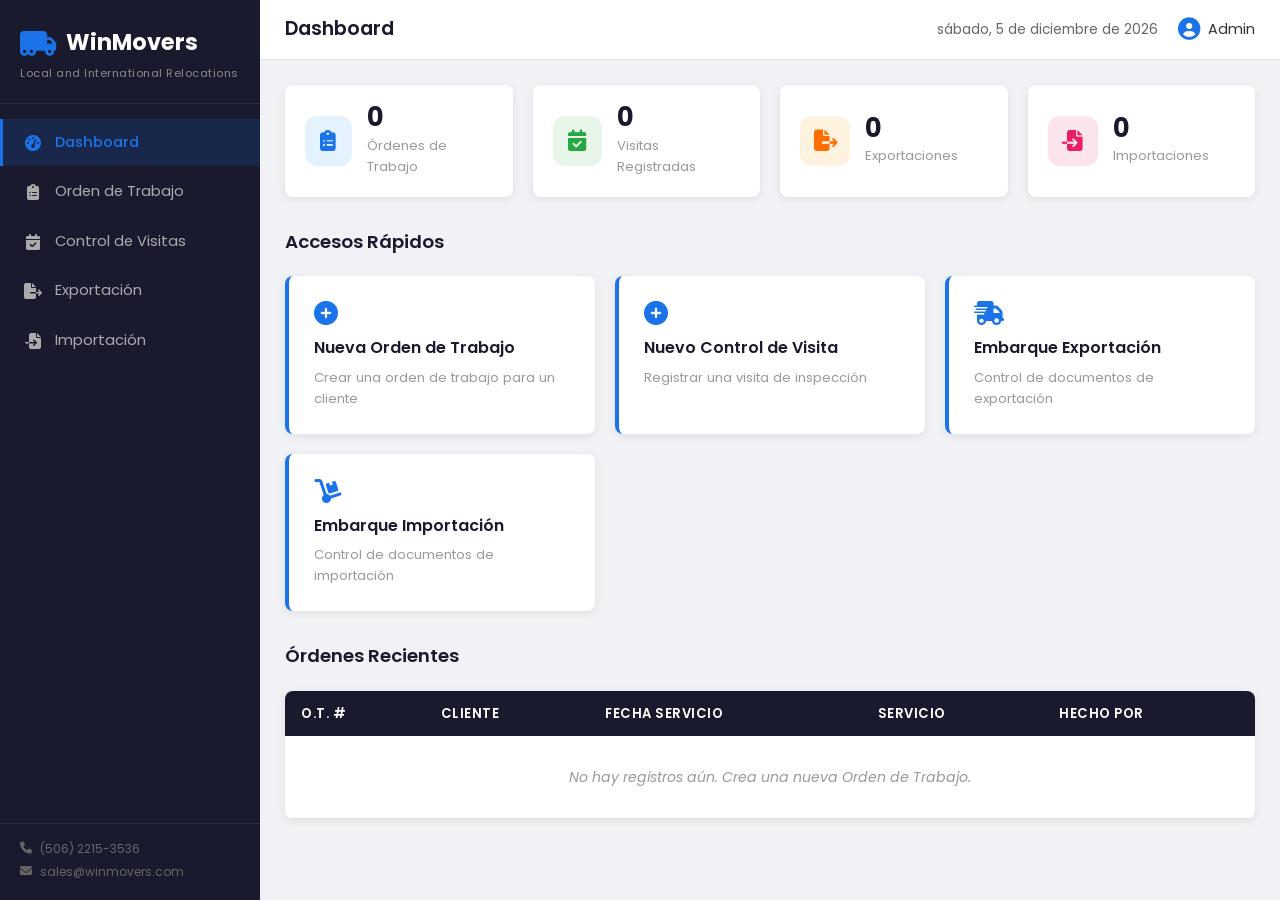
<file: AvanceWinMovers/index.html>
<!DOCTYPE html>
<html lang="es">
<head>
    <meta charset="UTF-8">
    <meta name="viewport" content="width=device-width, initial-scale=1.0">
    <title>WinMovers - Sistema de Gestión</title>
    <link rel="stylesheet" href="assets/css/styles.css">
    <link rel="stylesheet" href="assets/css/components.css">
    <link rel="stylesheet" href="assets/css/responsive.css">
    <link rel="stylesheet" href="https://cdnjs.cloudflare.com/ajax/libs/font-awesome/6.5.0/css/all.min.css">
    <link href="https://fonts.googleapis.com/css2?family=Poppins:wght@300;400;500;600;700&display=swap" rel="stylesheet">
</head>
<body>
    <aside class="sidebar" id="sidebar">
        <div class="sidebar-header">
            <div class="sidebar-brand">
                <i class="fas fa-truck-moving sidebar-logo-icon"></i>
                <h2>WinMovers</h2>
            </div>
            <span class="sidebar-subtitle">Local and International Relocations</span>
        </div>
        <nav class="sidebar-nav">
            <ul>
                <li>
                    <a href="index.html" class="sidebar-link active">
                        <i class="fas fa-tachometer-alt"></i>
                        <span>Dashboard</span>
                    </a>
                </li>
                <li>
                    <a href="pages/orden-trabajo.html" class="sidebar-link">
                        <i class="fas fa-clipboard-list"></i>
                        <span>Orden de Trabajo</span>
                    </a>
                </li>
                <li>
                    <a href="pages/control-visitas.html" class="sidebar-link">
                        <i class="fas fa-calendar-check"></i>
                        <span>Control de Visitas</span>
                    </a>
                </li>
                <li>
                    <a href="pages/exportacion.html" class="sidebar-link">
                        <i class="fas fa-file-export"></i>
                        <span>Exportación</span>
                    </a>
                </li>
                <li>
                    <a href="pages/importacion.html" class="sidebar-link">
                        <i class="fas fa-file-import"></i>
                        <span>Importación</span>
                    </a>
                </li>
            </ul>
        </nav>
        <div class="sidebar-footer">
            <p><i class="fas fa-phone"></i> (506) 2215-3536</p>
            <p><i class="fas fa-envelope"></i> sales@winmovers.com</p>
        </div>
    </aside>

    <div class="main-wrapper">
        <header class="topbar">
            <button class="sidebar-toggle" id="sidebarToggle">
                <i class="fas fa-bars"></i>
            </button>
            <h1 class="page-title">Dashboard</h1>
            <div class="topbar-right">
                <span class="topbar-date" id="currentDate"></span>
                <div class="topbar-user">
                    <i class="fas fa-user-circle"></i>
                    <span>Admin</span>
                </div>
            </div>
        </header>
        <!-- Estadisticas -->
        <main class="main-content">
            <section class="dashboard-stats">
                <div class="stat-card">
                    <div class="stat-icon bg-blue"><i class="fas fa-clipboard-list"></i></div>
                    <div class="stat-info">
                        <h3 id="totalOrdenes">0</h3>
                        <p>Órdenes de Trabajo</p>
                    </div>
                </div>
                <div class="stat-card">
                    <div class="stat-icon bg-green"><i class="fas fa-calendar-check"></i></div>
                    <div class="stat-info">
                        <h3 id="totalVisitas">0</h3>
                        <p>Visitas Registradas</p>
                    </div>
                </div>
                <div class="stat-card">
                    <div class="stat-icon bg-orange"><i class="fas fa-file-export"></i></div>
                    <div class="stat-info">
                        <h3 id="totalExport">0</h3>
                        <p>Exportaciones</p>
                    </div>
                </div>
                <div class="stat-card">
                    <div class="stat-icon bg-pink"><i class="fas fa-file-import"></i></div>
                    <div class="stat-info">
                        <h3 id="totalImport">0</h3>
                        <p>Importaciones</p>
                    </div>
                </div>
            </section>

            <!-- Accesos rápidos -->
            <section class="dashboard-actions">
                <h2 class="content-title">Accesos Rápidos</h2>
                <div class="actions-grid">
                    <a href="pages/orden-trabajo.html" class="action-card">
                        <i class="fas fa-plus-circle"></i>
                        <h3>Nueva Orden de Trabajo</h3>
                        <p>Crear una orden de trabajo para un cliente</p>
                    </a>
                    <a href="pages/control-visitas.html" class="action-card">
                        <i class="fas fa-plus-circle"></i>
                        <h3>Nuevo Control de Visita</h3>
                        <p>Registrar una visita de inspección</p>
                    </a>
                    <a href="pages/exportacion.html" class="action-card">
                        <i class="fas fa-shipping-fast"></i>
                        <h3>Embarque Exportación</h3>
                        <p>Control de documentos de exportación</p>
                    </a>
                    <a href="pages/importacion.html" class="action-card">
                        <i class="fas fa-dolly"></i>
                        <h3>Embarque Importación</h3>
                        <p>Control de documentos de importación</p>
                    </a>
                </div>
            </section>

            <!-- Registros recientes -->
            <section class="dashboard-recent">
                <h2 class="content-title">Órdenes Recientes</h2>
                <div class="table-container">
                    <table class="data-table">
                        <thead>
                            <tr>
                                <th>O.T. #</th>
                                <th>Cliente</th>
                                <th>Fecha Servicio</th>
                                <th>Servicio</th>
                                <th>Hecho por</th>
                            </tr>
                        </thead>
                        <tbody id="recentesBody">
                            <tr><td colspan="5" class="no-data">No hay registros aún. Crea una nueva Orden de Trabajo.</td></tr>
                        </tbody>
                    </table>
                </div>
            </section>
        </main>
    </div>

    <script src="config/app.config.js"></script>
    <script src="utils/helpers.js"></script>
    <script src="utils/storage.js"></script>
    <script src="app.js"></script>
</body>
</html>
</file>
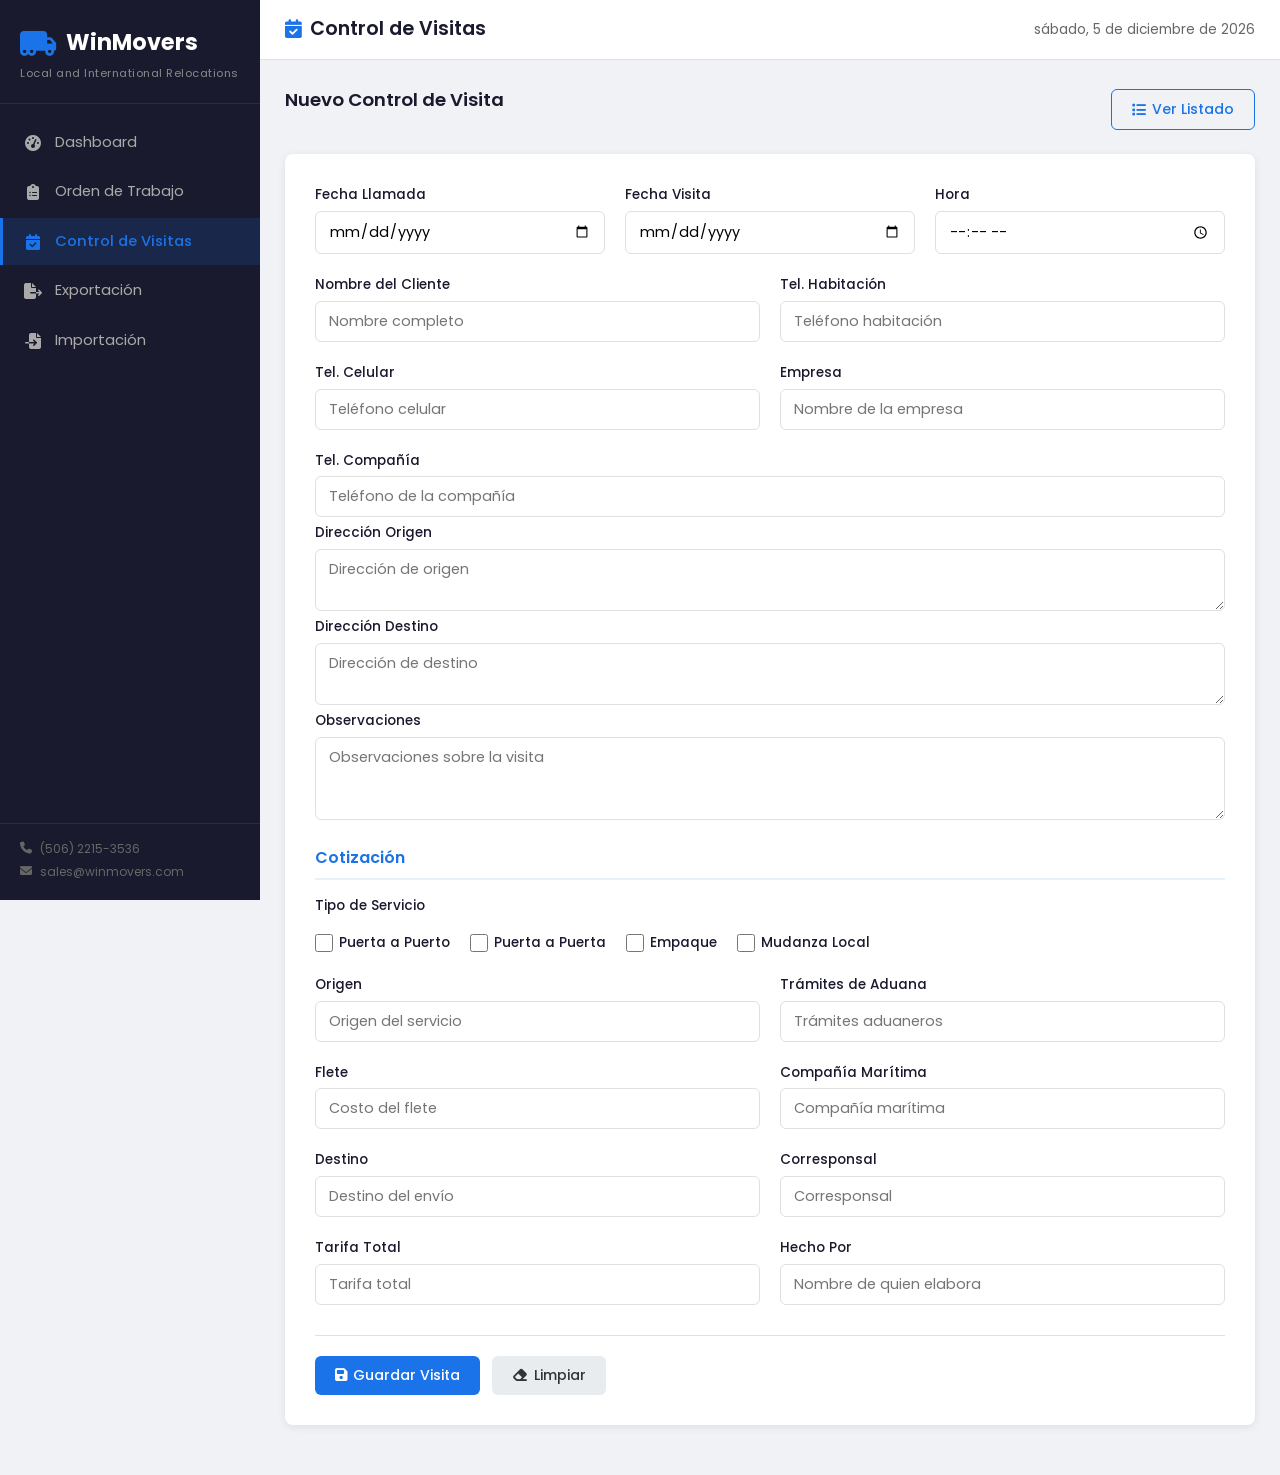
<file: AvanceWinMovers/pages/control-visitas.html>
<!DOCTYPE html>
<html lang="es">
<head>
    <meta charset="UTF-8">
    <meta name="viewport" content="width=device-width, initial-scale=1.0">
    <title>Control de Visitas - WinMovers</title>
    <link rel="stylesheet" href="../assets/css/styles.css">
    <link rel="stylesheet" href="../assets/css/components.css">
    <link rel="stylesheet" href="../assets/css/responsive.css">
    <link rel="stylesheet" href="https://cdnjs.cloudflare.com/ajax/libs/font-awesome/6.5.0/css/all.min.css">
    <link href="https://fonts.googleapis.com/css2?family=Poppins:wght@300;400;500;600;700&display=swap" rel="stylesheet">
</head>
<body>
    <!-- SIDEBAR -->
    <aside class="sidebar" id="sidebar">
        <div class="sidebar-header">
            <div class="sidebar-brand">
                <i class="fas fa-truck-moving sidebar-logo-icon"></i>
                <h2>WinMovers</h2>
            </div>
            <span class="sidebar-subtitle">Local and International Relocations</span>
        </div>
        <nav class="sidebar-nav">
            <ul>
                <li><a href="../index.html" class="sidebar-link"><i class="fas fa-tachometer-alt"></i><span>Dashboard</span></a></li>
                <li><a href="orden-trabajo.html" class="sidebar-link"><i class="fas fa-clipboard-list"></i><span>Orden de Trabajo</span></a></li>
                <li><a href="control-visitas.html" class="sidebar-link active"><i class="fas fa-calendar-check"></i><span>Control de Visitas</span></a></li>
                <li><a href="exportacion.html" class="sidebar-link"><i class="fas fa-file-export"></i><span>Exportación</span></a></li>
                <li><a href="importacion.html" class="sidebar-link"><i class="fas fa-file-import"></i><span>Importación</span></a></li>
            </ul>
        </nav>
        <div class="sidebar-footer">
            <p><i class="fas fa-phone"></i> (506) 2215-3536</p>
            <p><i class="fas fa-envelope"></i> sales@winmovers.com</p>
        </div>
    </aside>

    <!-- MAIN -->
    <div class="main-wrapper">
        <header class="topbar">
            <button class="sidebar-toggle" id="sidebarToggle"><i class="fas fa-bars"></i></button>
            <h1 class="page-title"><i class="fas fa-calendar-check"></i> Control de Visitas</h1>
            <div class="topbar-right">
                <span class="topbar-date" id="currentDate"></span>
            </div>
        </header>

        <main class="main-content">
            <!-- Formulario -->
            <section class="form-section">
                <div class="form-header">
                    <h2 class="content-title">Nuevo Control de Visita</h2>
                    <button class="btn btn-outline" id="btnVerListado"><i class="fas fa-list"></i> Ver Listado</button>
                </div>

                <form id="formControlVisitas" class="form-card">
                    <input type="hidden" id="editId" value="">

                    <!-- Datos de llamada / visita -->
                    <div class="form-row three-cols">
                        <div class="form-group">
                            <label for="fechaLlamada">Fecha Llamada</label>
                            <input type="date" id="fechaLlamada">
                        </div>
                        <div class="form-group">
                            <label for="fechaVisita">Fecha Visita</label>
                            <input type="date" id="fechaVisita" required>
                        </div>
                        <div class="form-group">
                            <label for="hora">Hora</label>
                            <input type="time" id="hora">
                        </div>
                    </div>

                    <!-- Cliente -->
                    <div class="form-row two-cols">
                        <div class="form-group">
                            <label for="nombreCliente">Nombre del Cliente</label>
                            <input type="text" id="nombreCliente" required placeholder="Nombre completo">
                        </div>
                        <div class="form-group">
                            <label for="telHabitacion">Tel. Habitación</label>
                            <input type="tel" id="telHabitacion" placeholder="Teléfono habitación">
                        </div>
                    </div>

                    <div class="form-row two-cols">
                        <div class="form-group">
                            <label for="telCelular">Tel. Celular</label>
                            <input type="tel" id="telCelular" placeholder="Teléfono celular">
                        </div>
                        <div class="form-group">
                            <label for="empresa">Empresa</label>
                            <input type="text" id="empresa" placeholder="Nombre de la empresa">
                        </div>
                    </div>

                    <div class="form-group">
                        <label for="telCompania">Tel. Compañía</label>
                        <input type="tel" id="telCompania" placeholder="Teléfono de la compañía">
                    </div>

                    <!-- Direcciones -->
                    <div class="form-group">
                        <label for="direccionOrigen">Dirección Origen</label>
                        <textarea id="direccionOrigen" rows="2" placeholder="Dirección de origen"></textarea>
                    </div>

                    <div class="form-group">
                        <label for="direccionDestino">Dirección Destino</label>
                        <textarea id="direccionDestino" rows="2" placeholder="Dirección de destino"></textarea>
                    </div>

                    <div class="form-group">
                        <label for="observaciones">Observaciones</label>
                        <textarea id="observaciones" rows="3" placeholder="Observaciones sobre la visita"></textarea>
                    </div>

                    <!-- Sección Cotización -->
                    <h3 class="form-subtitle">Cotización</h3>

                    <div class="form-group">
                        <label>Tipo de Servicio</label>
                        <div class="checkbox-group">
                            <label class="checkbox-label">
                                <input type="checkbox" name="tipoServicio" value="puertaPuerto"> Puerta a Puerto
                            </label>
                            <label class="checkbox-label">
                                <input type="checkbox" name="tipoServicio" value="puertaPuerta"> Puerta a Puerta
                            </label>
                            <label class="checkbox-label">
                                <input type="checkbox" name="tipoServicio" value="empaque"> Empaque
                            </label>
                            <label class="checkbox-label">
                                <input type="checkbox" name="tipoServicio" value="mudanzaLocal"> Mudanza Local
                            </label>
                        </div>
                    </div>

                    <div class="form-row two-cols">
                        <div class="form-group">
                            <label for="origen">Origen</label>
                            <input type="text" id="origen" placeholder="Origen del servicio">
                        </div>
                        <div class="form-group">
                            <label for="tramitesAduana">Trámites de Aduana</label>
                            <input type="text" id="tramitesAduana" placeholder="Trámites aduaneros">
                        </div>
                    </div>

                    <div class="form-row two-cols">
                        <div class="form-group">
                            <label for="flete">Flete</label>
                            <input type="text" id="flete" placeholder="Costo del flete">
                        </div>
                        <div class="form-group">
                            <label for="companiaMaritima">Compañía Marítima</label>
                            <input type="text" id="companiaMaritima" placeholder="Compañía marítima">
                        </div>
                    </div>

                    <div class="form-row two-cols">
                        <div class="form-group">
                            <label for="destino">Destino</label>
                            <input type="text" id="destino" placeholder="Destino del envío">
                        </div>
                        <div class="form-group">
                            <label for="corresponsal">Corresponsal</label>
                            <input type="text" id="corresponsal" placeholder="Corresponsal">
                        </div>
                    </div>

                    <div class="form-row two-cols">
                        <div class="form-group">
                            <label for="tarifaTotal">Tarifa Total</label>
                            <input type="text" id="tarifaTotal" placeholder="Tarifa total">
                        </div>
                        <div class="form-group">
                            <label for="hechoPor">Hecho Por</label>
                            <input type="text" id="hechoPor" placeholder="Nombre de quien elabora">
                        </div>
                    </div>

                    <div class="form-actions">
                        <button type="submit" class="btn btn-primary"><i class="fas fa-save"></i> Guardar Visita</button>
                        <button type="button" class="btn btn-secondary" id="btnLimpiar"><i class="fas fa-eraser"></i> Limpiar</button>
                    </div>
                </form>
            </section>

            <!-- Listado -->
            <section class="list-section" id="listadoSection" style="display:none;">
                <div class="form-header">
                    <h2 class="content-title">Visitas Registradas</h2>
                    <button class="btn btn-outline" id="btnNuevaVisita"><i class="fas fa-plus"></i> Nueva Visita</button>
                </div>
                <div class="table-container">
                    <table class="data-table">
                        <thead>
                            <tr>
                                <th>Cliente</th>
                                <th>Fecha Visita</th>
                                <th>Empresa</th>
                                <th>Tipo Servicio</th>
                                <th>Hecho por</th>
                                <th>Acciones</th>
                            </tr>
                        </thead>
                        <tbody id="visitasBody"></tbody>
                    </table>
                </div>
            </section>
        </main>
    </div>

    <script src="../config/app.config.js"></script>
    <script src="../utils/helpers.js"></script>
    <script src="../utils/storage.js"></script>
    <script src="../models/ControlVisitas.model.js"></script>
    <script src="../controllers/ControlVisitas.controller.js"></script>
</body>
</html>
</file>
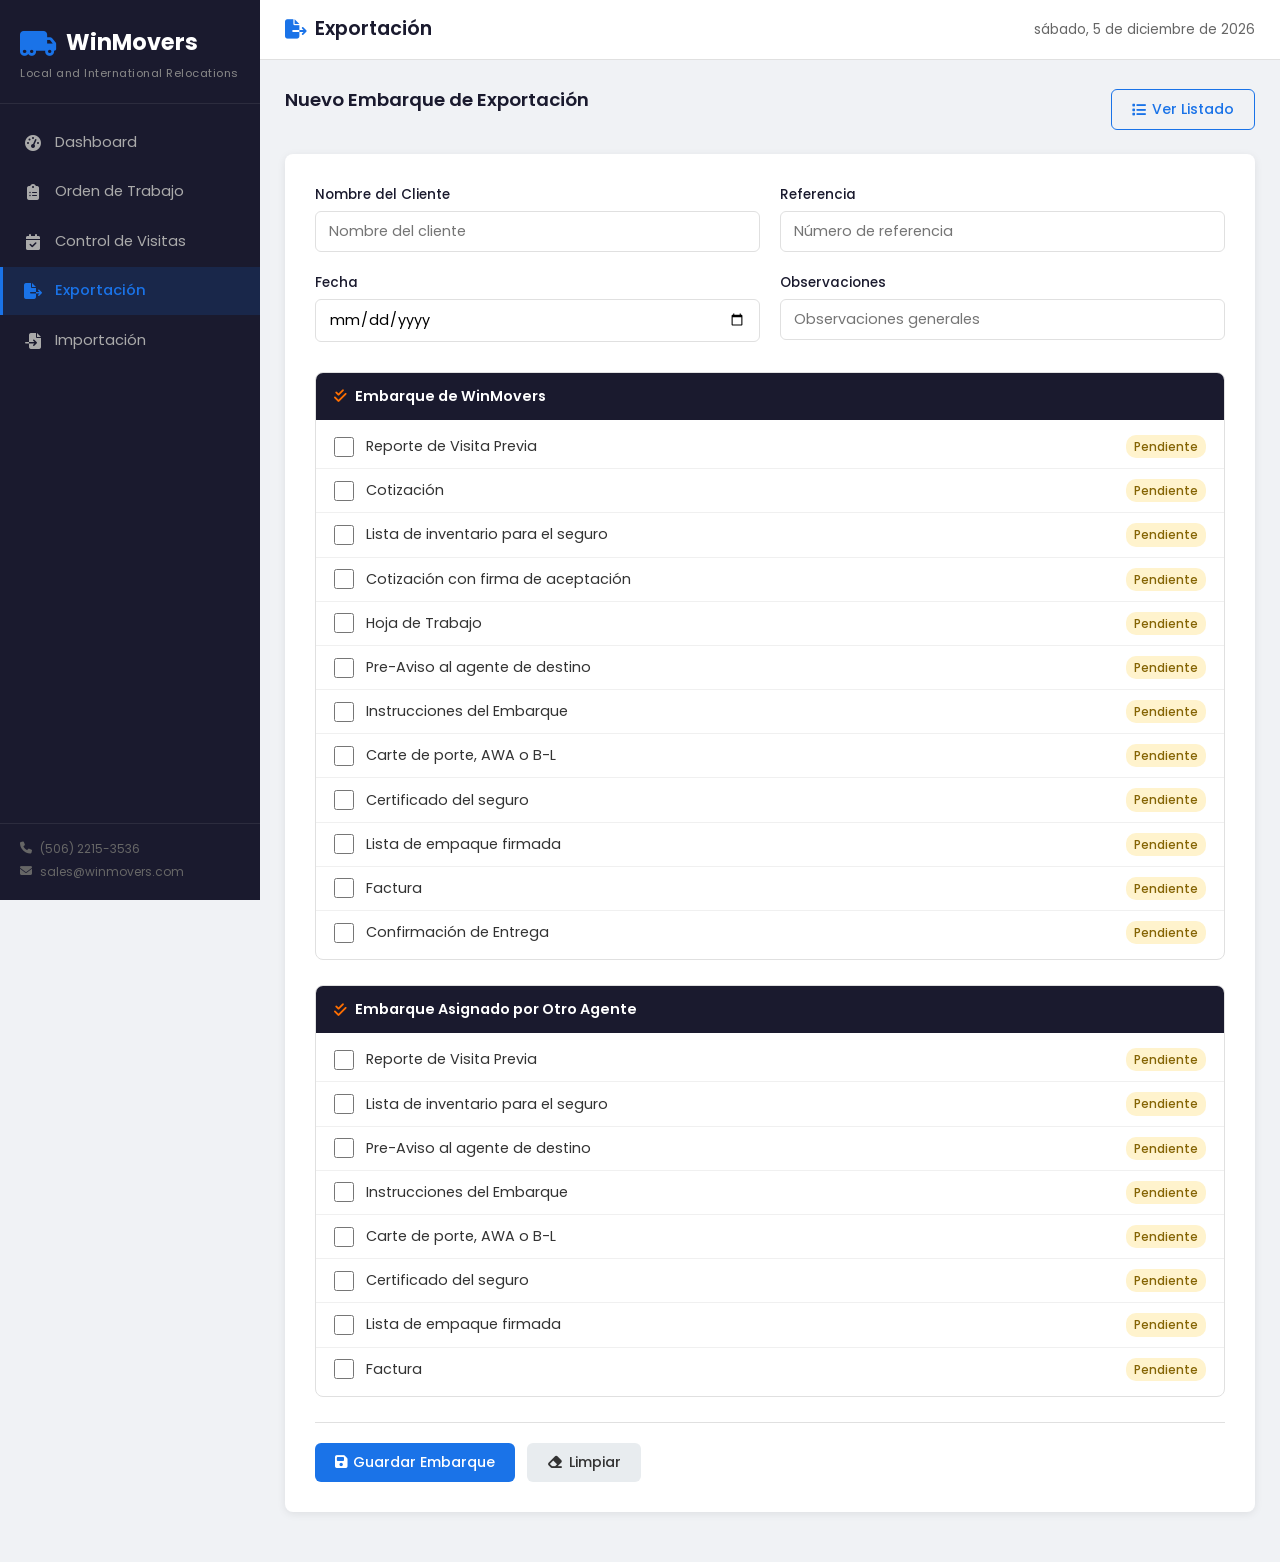
<file: AvanceWinMovers/pages/exportacion.html>
<!DOCTYPE html>
<html lang="es">
<head>
    <meta charset="UTF-8">
    <meta name="viewport" content="width=device-width, initial-scale=1.0">
    <title>Exportación - WinMovers</title>
    <link rel="stylesheet" href="../assets/css/styles.css">
    <link rel="stylesheet" href="../assets/css/components.css">
    <link rel="stylesheet" href="../assets/css/responsive.css">
    <link rel="stylesheet" href="https://cdnjs.cloudflare.com/ajax/libs/font-awesome/6.5.0/css/all.min.css">
    <link href="https://fonts.googleapis.com/css2?family=Poppins:wght@300;400;500;600;700&display=swap" rel="stylesheet">
</head>
<body>
    <!-- SIDEBAR -->
    <aside class="sidebar" id="sidebar">
        <div class="sidebar-header">
            <div class="sidebar-brand">
                <i class="fas fa-truck-moving sidebar-logo-icon"></i>
                <h2>WinMovers</h2>
            </div>
            <span class="sidebar-subtitle">Local and International Relocations</span>
        </div>
        <nav class="sidebar-nav">
            <ul>
                <li><a href="../index.html" class="sidebar-link"><i class="fas fa-tachometer-alt"></i><span>Dashboard</span></a></li>
                <li><a href="orden-trabajo.html" class="sidebar-link"><i class="fas fa-clipboard-list"></i><span>Orden de Trabajo</span></a></li>
                <li><a href="control-visitas.html" class="sidebar-link"><i class="fas fa-calendar-check"></i><span>Control de Visitas</span></a></li>
                <li><a href="exportacion.html" class="sidebar-link active"><i class="fas fa-file-export"></i><span>Exportación</span></a></li>
                <li><a href="importacion.html" class="sidebar-link"><i class="fas fa-file-import"></i><span>Importación</span></a></li>
            </ul>
        </nav>
        <div class="sidebar-footer">
            <p><i class="fas fa-phone"></i> (506) 2215-3536</p>
            <p><i class="fas fa-envelope"></i> sales@winmovers.com</p>
        </div>
    </aside>

    <!-- MAIN -->
    <div class="main-wrapper">
        <header class="topbar">
            <button class="sidebar-toggle" id="sidebarToggle"><i class="fas fa-bars"></i></button>
            <h1 class="page-title"><i class="fas fa-file-export"></i> Exportación</h1>
            <div class="topbar-right">
                <span class="topbar-date" id="currentDate"></span>
            </div>
        </header>

        <main class="main-content">
            <!-- Formulario para nuevo embarque -->
            <section class="form-section" id="formSection">
                <div class="form-header">
                    <h2 class="content-title">Nuevo Embarque de Exportación</h2>
                    <button class="btn btn-outline" id="btnVerListado"><i class="fas fa-list"></i> Ver Listado</button>
                </div>

                <form id="formExportacion" class="form-card">
                    <input type="hidden" id="editId" value="">

                    <div class="form-row two-cols">
                        <div class="form-group">
                            <label for="nombreCliente">Nombre del Cliente</label>
                            <input type="text" id="nombreCliente" required placeholder="Nombre del cliente">
                        </div>
                        <div class="form-group">
                            <label for="referencia">Referencia</label>
                            <input type="text" id="referencia" placeholder="Número de referencia">
                        </div>
                    </div>

                    <div class="form-row two-cols">
                        <div class="form-group">
                            <label for="fecha">Fecha</label>
                            <input type="date" id="fecha" required>
                        </div>
                        <div class="form-group">
                            <label for="observaciones">Observaciones</label>
                            <input type="text" id="observaciones" placeholder="Observaciones generales">
                        </div>
                    </div>

                    <!-- CHECKLIST: Embarque de WinMovers -->
                    <div class="checklist-section">
                        <h3 class="checklist-title"><i class="fas fa-check-double"></i> Embarque de WinMovers</h3>
                        <div class="checklist-grid" id="checklistWinMovers">
                            <!-- Se genera dinámicamente -->
                        </div>
                    </div>

                    <!-- CHECKLIST: Embarque Asignado por Otro Agente -->
                    <div class="checklist-section">
                        <h3 class="checklist-title"><i class="fas fa-check-double"></i> Embarque Asignado por Otro Agente</h3>
                        <div class="checklist-grid" id="checklistOtroAgente">
                            <!-- Se genera dinámicamente -->
                        </div>
                    </div>

                    <div class="form-actions">
                        <button type="submit" class="btn btn-primary"><i class="fas fa-save"></i> Guardar Embarque</button>
                        <button type="button" class="btn btn-secondary" id="btnLimpiar"><i class="fas fa-eraser"></i> Limpiar</button>
                    </div>
                </form>
            </section>

            <!-- Listado de embarques -->
            <section class="list-section" id="listadoSection" style="display:none;">
                <div class="form-header">
                    <h2 class="content-title">Embarques de Exportación</h2>
                    <button class="btn btn-outline" id="btnNuevoEmbarque"><i class="fas fa-plus"></i> Nuevo Embarque</button>
                </div>
                <div class="table-container">
                    <table class="data-table">
                        <thead>
                            <tr>
                                <th>Cliente</th>
                                <th>Referencia</th>
                                <th>Fecha</th>
                                <th>Docs WinMovers</th>
                                <th>Docs Otro Agente</th>
                                <th>Acciones</th>
                            </tr>
                        </thead>
                        <tbody id="embarquesBody"></tbody>
                    </table>
                </div>
            </section>
        </main>
    </div>

    <script src="../config/app.config.js"></script>
    <script src="../utils/helpers.js"></script>
    <script src="../utils/storage.js"></script>
    <script src="../models/Exportacion.model.js"></script>
    <script src="../controllers/Exportacion.controller.js"></script>
</body>
</html>
</file>
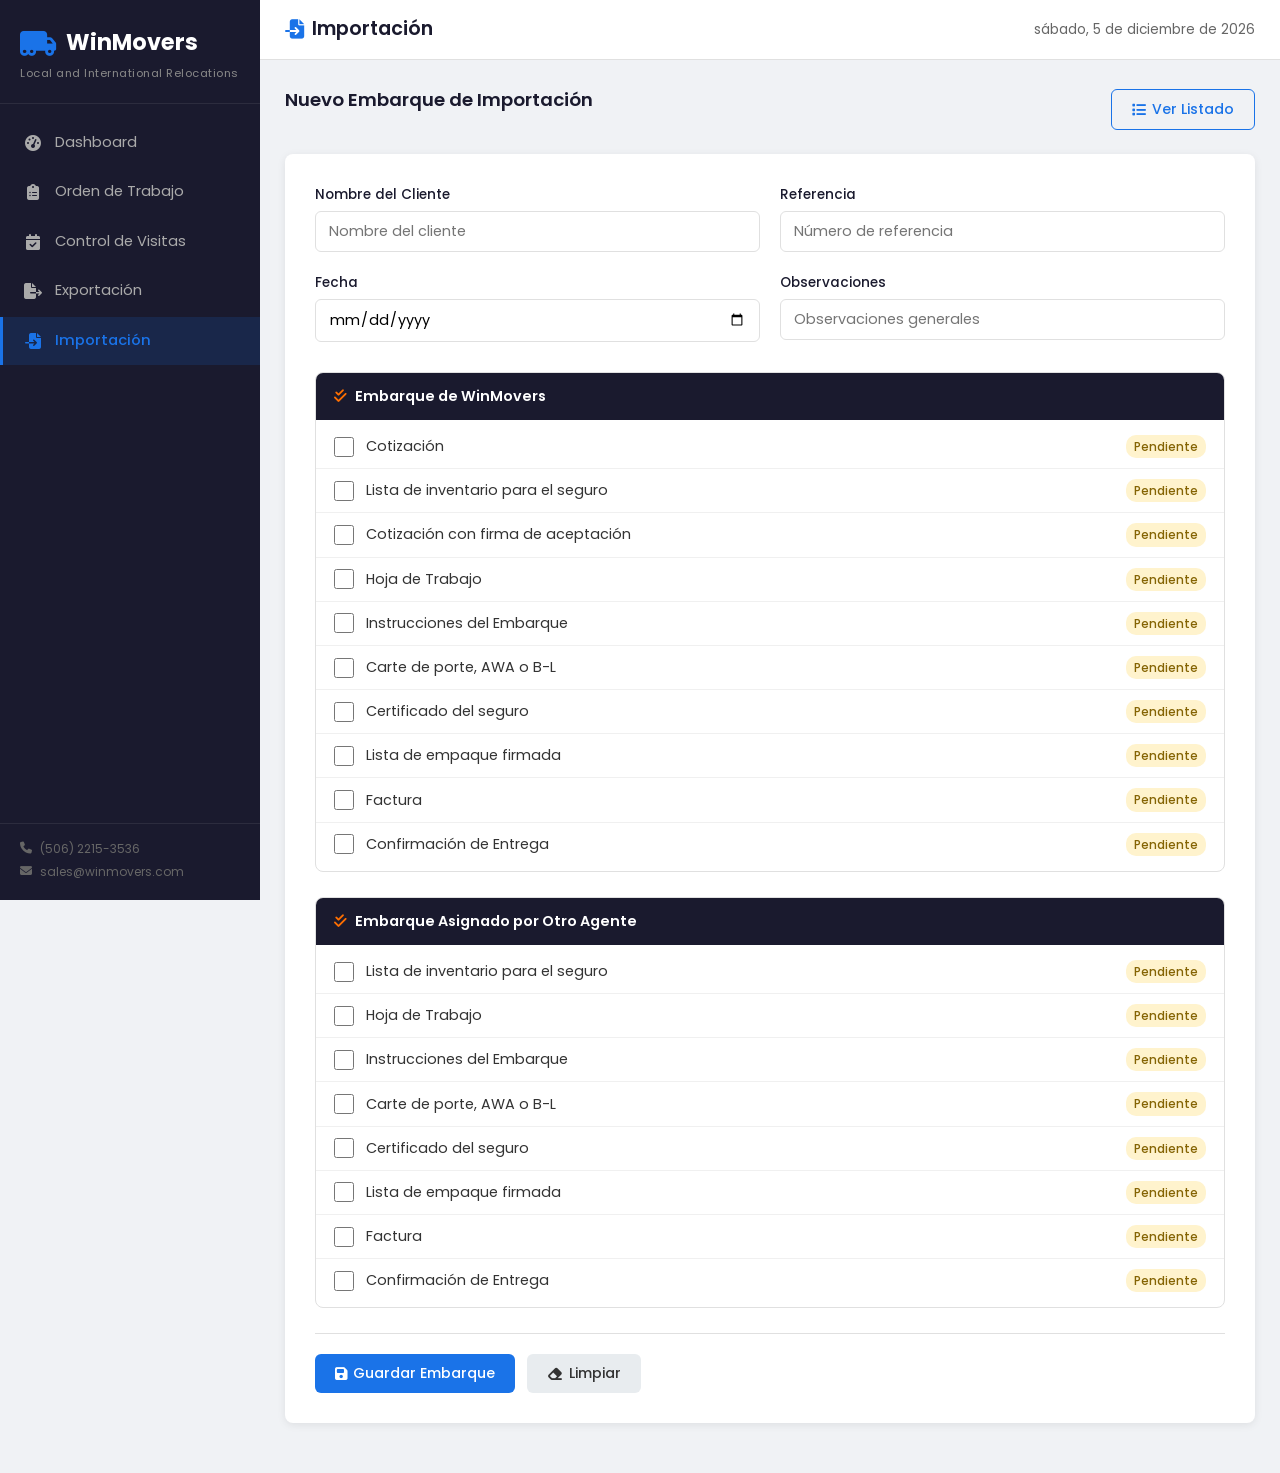
<file: AvanceWinMovers/pages/importacion.html>
<!DOCTYPE html>
<html lang="es">
<head>
    <meta charset="UTF-8">
    <meta name="viewport" content="width=device-width, initial-scale=1.0">
    <title>Importación - WinMovers</title>
    <link rel="stylesheet" href="../assets/css/styles.css">
    <link rel="stylesheet" href="../assets/css/components.css">
    <link rel="stylesheet" href="../assets/css/responsive.css">
    <link rel="stylesheet" href="https://cdnjs.cloudflare.com/ajax/libs/font-awesome/6.5.0/css/all.min.css">
    <link href="https://fonts.googleapis.com/css2?family=Poppins:wght@300;400;500;600;700&display=swap" rel="stylesheet">
</head>
<body>
    <!-- SIDEBAR -->
    <aside class="sidebar" id="sidebar">
        <div class="sidebar-header">
            <div class="sidebar-brand">
                <i class="fas fa-truck-moving sidebar-logo-icon"></i>
                <h2>WinMovers</h2>
            </div>
            <span class="sidebar-subtitle">Local and International Relocations</span>
        </div>
        <nav class="sidebar-nav">
            <ul>
                <li><a href="../index.html" class="sidebar-link"><i class="fas fa-tachometer-alt"></i><span>Dashboard</span></a></li>
                <li><a href="orden-trabajo.html" class="sidebar-link"><i class="fas fa-clipboard-list"></i><span>Orden de Trabajo</span></a></li>
                <li><a href="control-visitas.html" class="sidebar-link"><i class="fas fa-calendar-check"></i><span>Control de Visitas</span></a></li>
                <li><a href="exportacion.html" class="sidebar-link"><i class="fas fa-file-export"></i><span>Exportación</span></a></li>
                <li><a href="importacion.html" class="sidebar-link active"><i class="fas fa-file-import"></i><span>Importación</span></a></li>
            </ul>
        </nav>
        <div class="sidebar-footer">
            <p><i class="fas fa-phone"></i> (506) 2215-3536</p>
            <p><i class="fas fa-envelope"></i> sales@winmovers.com</p>
        </div>
    </aside>

    <!-- MAIN -->
    <div class="main-wrapper">
        <header class="topbar">
            <button class="sidebar-toggle" id="sidebarToggle"><i class="fas fa-bars"></i></button>
            <h1 class="page-title"><i class="fas fa-file-import"></i> Importación</h1>
            <div class="topbar-right">
                <span class="topbar-date" id="currentDate"></span>
            </div>
        </header>

        <main class="main-content">
            <!-- Formulario -->
            <section class="form-section" id="formSection">
                <div class="form-header">
                    <h2 class="content-title">Nuevo Embarque de Importación</h2>
                    <button class="btn btn-outline" id="btnVerListado"><i class="fas fa-list"></i> Ver Listado</button>
                </div>

                <form id="formImportacion" class="form-card">
                    <input type="hidden" id="editId" value="">

                    <div class="form-row two-cols">
                        <div class="form-group">
                            <label for="nombreCliente">Nombre del Cliente</label>
                            <input type="text" id="nombreCliente" required placeholder="Nombre del cliente">
                        </div>
                        <div class="form-group">
                            <label for="referencia">Referencia</label>
                            <input type="text" id="referencia" placeholder="Número de referencia">
                        </div>
                    </div>

                    <div class="form-row two-cols">
                        <div class="form-group">
                            <label for="fecha">Fecha</label>
                            <input type="date" id="fecha" required>
                        </div>
                        <div class="form-group">
                            <label for="observaciones">Observaciones</label>
                            <input type="text" id="observaciones" placeholder="Observaciones generales">
                        </div>
                    </div>

                    <!-- CHECKLIST: Embarque de WinMovers -->
                    <div class="checklist-section">
                        <h3 class="checklist-title"><i class="fas fa-check-double"></i> Embarque de WinMovers</h3>
                        <div class="checklist-grid" id="checklistWinMovers">
                            <!-- Se genera dinámicamente -->
                        </div>
                    </div>

                    <!-- CHECKLIST: Embarque Asignado por Otro Agente -->
                    <div class="checklist-section">
                        <h3 class="checklist-title"><i class="fas fa-check-double"></i> Embarque Asignado por Otro Agente</h3>
                        <div class="checklist-grid" id="checklistOtroAgente">
                            <!-- Se genera dinámicamente -->
                        </div>
                    </div>

                    <div class="form-actions">
                        <button type="submit" class="btn btn-primary"><i class="fas fa-save"></i> Guardar Embarque</button>
                        <button type="button" class="btn btn-secondary" id="btnLimpiar"><i class="fas fa-eraser"></i> Limpiar</button>
                    </div>
                </form>
            </section>

            <!-- Listado -->
            <section class="list-section" id="listadoSection" style="display:none;">
                <div class="form-header">
                    <h2 class="content-title">Embarques de Importación</h2>
                    <button class="btn btn-outline" id="btnNuevoEmbarque"><i class="fas fa-plus"></i> Nuevo Embarque</button>
                </div>
                <div class="table-container">
                    <table class="data-table">
                        <thead>
                            <tr>
                                <th>Cliente</th>
                                <th>Referencia</th>
                                <th>Fecha</th>
                                <th>Docs WinMovers</th>
                                <th>Docs Otro Agente</th>
                                <th>Acciones</th>
                            </tr>
                        </thead>
                        <tbody id="embarquesBody"></tbody>
                    </table>
                </div>
            </section>
        </main>
    </div>

    <script src="../config/app.config.js"></script>
    <script src="../utils/helpers.js"></script>
    <script src="../utils/storage.js"></script>
    <script src="../models/Importacion.model.js"></script>
    <script src="../controllers/Importacion.controller.js"></script>
</body>
</html>
</file>
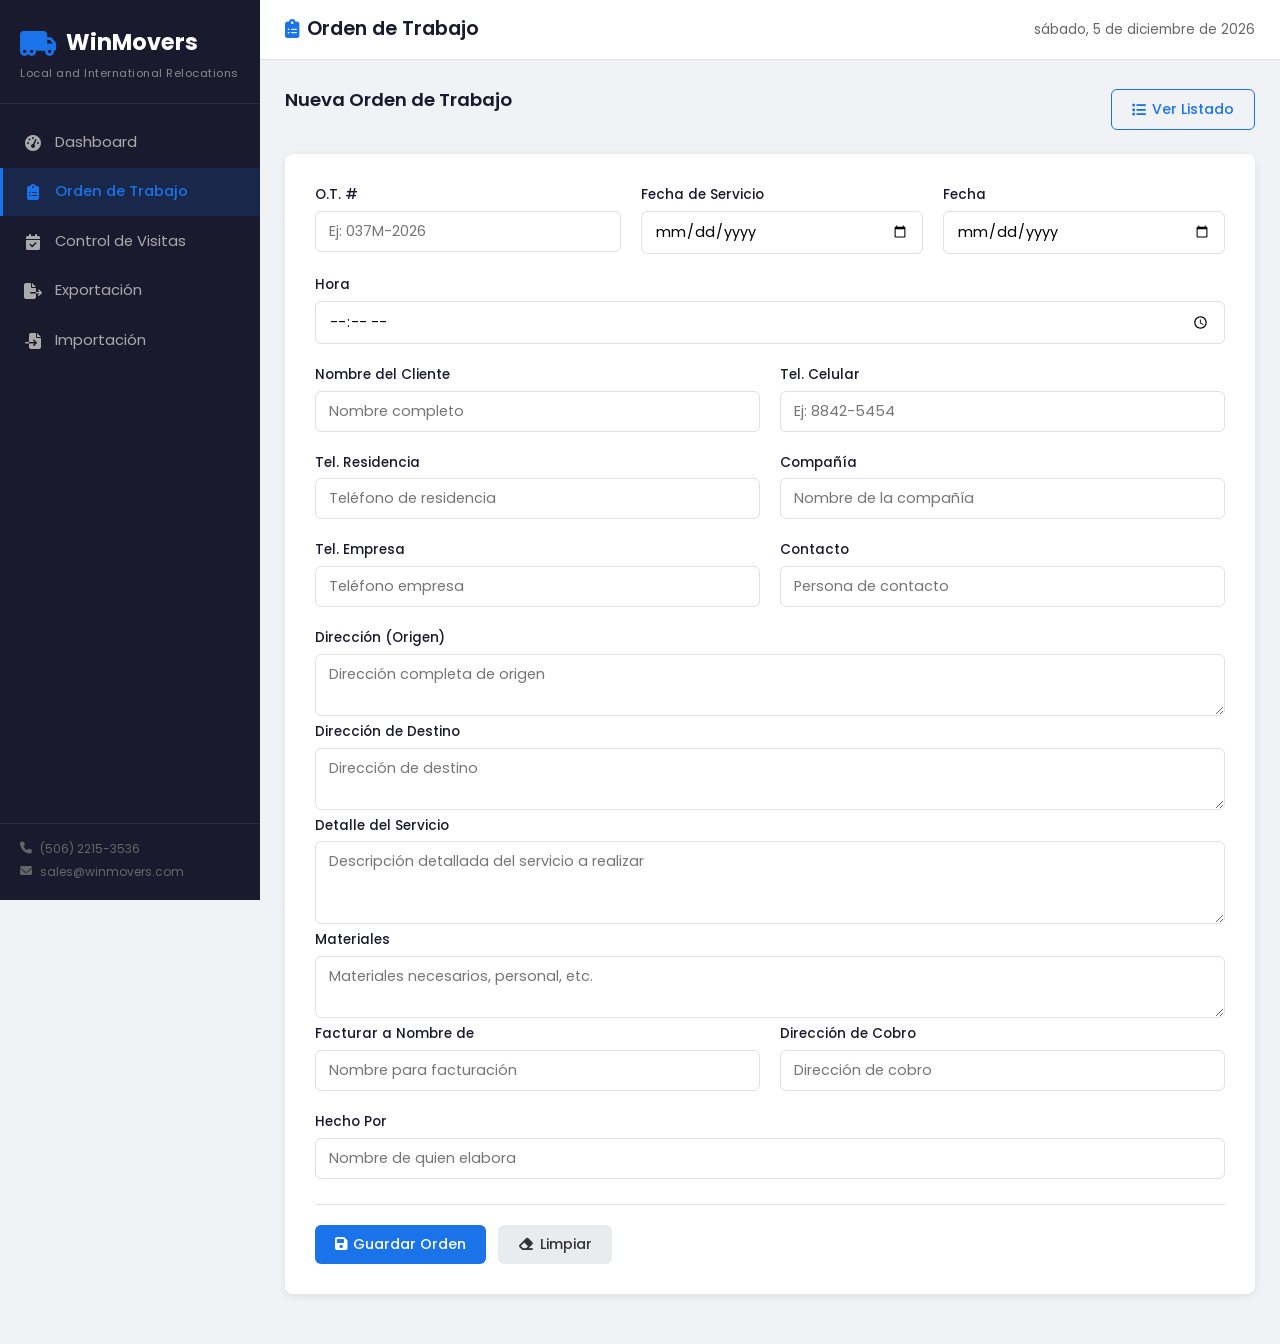
<file: AvanceWinMovers/pages/orden-trabajo.html>
<!DOCTYPE html>
<html lang="es">
<head>
    <meta charset="UTF-8">
    <meta name="viewport" content="width=device-width, initial-scale=1.0">
    <title>Orden de Trabajo - WinMovers</title>
    <link rel="stylesheet" href="../assets/css/styles.css">
    <link rel="stylesheet" href="../assets/css/components.css">
    <link rel="stylesheet" href="../assets/css/responsive.css">
    <link rel="stylesheet" href="https://cdnjs.cloudflare.com/ajax/libs/font-awesome/6.5.0/css/all.min.css">
    <link href="https://fonts.googleapis.com/css2?family=Poppins:wght@300;400;500;600;700&display=swap" rel="stylesheet">
</head>
<body>
    <!-- SIDEBAR -->
    <aside class="sidebar" id="sidebar">
        <div class="sidebar-header">
            <div class="sidebar-brand">
                <i class="fas fa-truck-moving sidebar-logo-icon"></i>
                <h2>WinMovers</h2>
            </div>
            <span class="sidebar-subtitle">Local and International Relocations</span>
        </div>
        <nav class="sidebar-nav">
            <ul>
                <li><a href="../index.html" class="sidebar-link"><i class="fas fa-tachometer-alt"></i><span>Dashboard</span></a></li>
                <li><a href="orden-trabajo.html" class="sidebar-link active"><i class="fas fa-clipboard-list"></i><span>Orden de Trabajo</span></a></li>
                <li><a href="control-visitas.html" class="sidebar-link"><i class="fas fa-calendar-check"></i><span>Control de Visitas</span></a></li>
                <li><a href="exportacion.html" class="sidebar-link"><i class="fas fa-file-export"></i><span>Exportación</span></a></li>
                <li><a href="importacion.html" class="sidebar-link"><i class="fas fa-file-import"></i><span>Importación</span></a></li>
            </ul>
        </nav>
        <div class="sidebar-footer">
            <p><i class="fas fa-phone"></i> (506) 2215-3536</p>
            <p><i class="fas fa-envelope"></i> sales@winmovers.com</p>
        </div>
    </aside>

    <!-- MAIN -->
    <div class="main-wrapper">
        <header class="topbar">
            <button class="sidebar-toggle" id="sidebarToggle"><i class="fas fa-bars"></i></button>
            <h1 class="page-title"><i class="fas fa-clipboard-list"></i> Orden de Trabajo</h1>
            <div class="topbar-right">
                <span class="topbar-date" id="currentDate"></span>
            </div>
        </header>

        <main class="main-content">
            <!-- Formulario -->
            <section class="form-section">
                <div class="form-header">
                    <h2 class="content-title">Nueva Orden de Trabajo</h2>
                    <button class="btn btn-outline" id="btnVerListado"><i class="fas fa-list"></i> Ver Listado</button>
                </div>

                <form id="formOrdenTrabajo" class="form-card">
                    <input type="hidden" id="editId" value="">

                    <!-- Fila 1: Datos generales -->
                    <div class="form-row three-cols">
                        <div class="form-group">
                            <label for="numeroOT">O.T. #</label>
                            <input type="text" id="numeroOT" placeholder="Ej: 037M-2026">
                        </div>
                        <div class="form-group">
                            <label for="fechaServicio">Fecha de Servicio</label>
                            <input type="date" id="fechaServicio" required>
                        </div>
                        <div class="form-group">
                            <label for="fecha">Fecha</label>
                            <input type="date" id="fecha">
                        </div>
                    </div>

                    <!-- Fila 2: Hora -->
                    <div class="form-row">
                        <div class="form-group">
                            <label for="hora">Hora</label>
                            <input type="time" id="hora">
                        </div>
                    </div>

                    <!-- Fila 3: Cliente -->
                    <div class="form-row two-cols">
                        <div class="form-group">
                            <label for="nombreCliente">Nombre del Cliente</label>
                            <input type="text" id="nombreCliente" required placeholder="Nombre completo">
                        </div>
                        <div class="form-group">
                            <label for="telCelular">Tel. Celular</label>
                            <input type="tel" id="telCelular" placeholder="Ej: 8842-5454">
                        </div>
                    </div>

                    <div class="form-row two-cols">
                        <div class="form-group">
                            <label for="telResidencia">Tel. Residencia</label>
                            <input type="tel" id="telResidencia" placeholder="Teléfono de residencia">
                        </div>
                        <div class="form-group">
                            <label for="compania">Compañía</label>
                            <input type="text" id="compania" placeholder="Nombre de la compañía">
                        </div>
                    </div>

                    <div class="form-row two-cols">
                        <div class="form-group">
                            <label for="telEmpresa">Tel. Empresa</label>
                            <input type="tel" id="telEmpresa" placeholder="Teléfono empresa">
                        </div>
                        <div class="form-group">
                            <label for="contacto">Contacto</label>
                            <input type="text" id="contacto" placeholder="Persona de contacto">
                        </div>
                    </div>

                    <!-- Dirección -->
                    <div class="form-group">
                        <label for="direccion">Dirección (Origen)</label>
                        <textarea id="direccion" rows="2" placeholder="Dirección completa de origen"></textarea>
                    </div>

                    <div class="form-group">
                        <label for="direccionDestino">Dirección de Destino</label>
                        <textarea id="direccionDestino" rows="2" placeholder="Dirección de destino"></textarea>
                    </div>

                    <!-- Detalle del servicio -->
                    <div class="form-group">
                        <label for="detalleServicio">Detalle del Servicio</label>
                        <textarea id="detalleServicio" rows="3" placeholder="Descripción detallada del servicio a realizar"></textarea>
                    </div>

                    <!-- Materiales -->
                    <div class="form-group">
                        <label for="materiales">Materiales</label>
                        <textarea id="materiales" rows="2" placeholder="Materiales necesarios, personal, etc."></textarea>
                    </div>

                    <!-- Facturación -->
                    <div class="form-row two-cols">
                        <div class="form-group">
                            <label for="facturarA">Facturar a Nombre de</label>
                            <input type="text" id="facturarA" placeholder="Nombre para facturación">
                        </div>
                        <div class="form-group">
                            <label for="direccionCobro">Dirección de Cobro</label>
                            <input type="text" id="direccionCobro" placeholder="Dirección de cobro">
                        </div>
                    </div>

                    <div class="form-group">
                        <label for="hechoPor">Hecho Por</label>
                        <input type="text" id="hechoPor" placeholder="Nombre de quien elabora">
                    </div>

                    <div class="form-actions">
                        <button type="submit" class="btn btn-primary"><i class="fas fa-save"></i> Guardar Orden</button>
                        <button type="button" class="btn btn-secondary" id="btnLimpiar"><i class="fas fa-eraser"></i> Limpiar</button>
                    </div>
                </form>
            </section>

            <!-- Listado de órdenes guardadas -->
            <section class="list-section" id="listadoSection" style="display:none;">
                <div class="form-header">
                    <h2 class="content-title">Órdenes Guardadas</h2>
                    <button class="btn btn-outline" id="btnNuevaOrden"><i class="fas fa-plus"></i> Nueva Orden</button>
                </div>
                <div class="table-container">
                    <table class="data-table">
                        <thead>
                            <tr>
                                <th>O.T. #</th>
                                <th>Cliente</th>
                                <th>Fecha Servicio</th>
                                <th>Compañía</th>
                                <th>Hecho por</th>
                                <th>Acciones</th>
                            </tr>
                        </thead>
                        <tbody id="ordenesBody"></tbody>
                    </table>
                </div>
            </section>
        </main>
    </div>

    <script src="../config/app.config.js"></script>
    <script src="../utils/helpers.js"></script>
    <script src="../utils/storage.js"></script>
    <script src="../models/OrdenTrabajo.model.js"></script>
    <script src="../controllers/OrdenTrabajo.controller.js"></script>
</body>
</html>
</file>
<file: AvanceWinMovers/assets/css/styles.css>
/* ============================================
   WinMovers - Estilos Principales (App Interna)
   ============================================ */

/* Variables */
:root {
    --primary: #1a73e8;
    --primary-dark: #1557b0;
    --primary-light: #e3f2fd;
    --secondary: #ff6f00;
    --success: #28a745;
    --danger: #dc3545;
    --warning: #ffc107;
    --dark: #1a1a2e;
    --text: #333;
    --text-light: #666;
    --text-muted: #999;
    --bg: #f0f2f5;
    --bg-white: #fff;
    --border: #e0e0e0;
    --sidebar-width: 260px;
    --topbar-height: 60px;
    --font: 'Poppins', sans-serif;
    --shadow: 0 2px 8px rgba(0,0,0,0.08);
    --shadow-md: 0 4px 16px rgba(0,0,0,0.12);
    --radius: 8px;
    --transition: all 0.3s ease;
}

/* Reset */
*, *::before, *::after { margin: 0; padding: 0; box-sizing: border-box; }
html { font-size: 16px; }
body {
    font-family: var(--font);
    background: var(--bg);
    color: var(--text);
    line-height: 1.6;
    display: flex;
    min-height: 100vh;
}
a { text-decoration: none; color: inherit; }
ul { list-style: none; }
img { max-width: 100%; }

.sidebar {
    width: var(--sidebar-width);
    background: var(--dark);
    color: #ccc;
    position: fixed;
    top: 0;
    left: 0;
    height: 100vh;
    display: flex;
    flex-direction: column;
    z-index: 100;
    transition: var(--transition);
    overflow-y: auto;
}

.sidebar-header {
    padding: 25px 20px 20px;
    border-bottom: 1px solid rgba(255,255,255,0.08);
}

.sidebar-brand {
    display: flex;
    align-items: center;
    gap: 10px;
}

.sidebar-logo-icon {
    font-size: 1.8rem;
    color: var(--primary);
}

.sidebar-brand h2 {
    font-size: 1.4rem;
    color: #fff;
    font-weight: 700;
}

.sidebar-subtitle {
    display: block;
    font-size: 0.7rem;
    color: #888;
    margin-top: 4px;
    letter-spacing: 0.5px;
}

.sidebar-nav {
    flex: 1;
    padding: 15px 0;
}

.sidebar-nav ul {
    display: flex;
    flex-direction: column;
    gap: 2px;
}

.sidebar-link {
    display: flex;
    align-items: center;
    gap: 12px;
    padding: 12px 20px;
    font-size: 0.92rem;
    color: #aaa;
    transition: var(--transition);
    border-left: 3px solid transparent;
}

.sidebar-link:hover {
    background: rgba(255,255,255,0.05);
    color: #fff;
}

.sidebar-link.active {
    background: rgba(26,115,232,0.15);
    color: var(--primary);
    border-left-color: var(--primary);
    font-weight: 500;
}

.sidebar-link i {
    width: 20px;
    text-align: center;
    font-size: 1rem;
}

.sidebar-footer {
    padding: 15px 20px;
    border-top: 1px solid rgba(255,255,255,0.08);
    font-size: 0.75rem;
    color: #666;
}

.sidebar-footer p {
    display: flex;
    align-items: center;
    gap: 8px;
    margin-bottom: 4px;
}

.main-wrapper {
    margin-left: var(--sidebar-width);
    flex: 1;
    display: flex;
    flex-direction: column;
    min-height: 100vh;
}

.topbar {
    height: var(--topbar-height);
    background: var(--bg-white);
    display: flex;
    align-items: center;
    padding: 0 25px;
    border-bottom: 1px solid var(--border);
    position: sticky;
    top: 0;
    z-index: 50;
    gap: 15px;
}

.sidebar-toggle {
    display: none;
    background: none;
    border: none;
    font-size: 1.3rem;
    color: var(--text);
    cursor: pointer;
}

.page-title {
    font-size: 1.2rem;
    font-weight: 600;
    color: var(--dark);
    display: flex;
    align-items: center;
    gap: 8px;
}

.page-title i {
    color: var(--primary);
}

.topbar-right {
    margin-left: auto;
    display: flex;
    align-items: center;
    gap: 20px;
}

.topbar-date {
    font-size: 0.85rem;
    color: var(--text-light);
}

.topbar-user {
    display: flex;
    align-items: center;
    gap: 8px;
    font-size: 0.9rem;
    color: var(--text);
}

.topbar-user i {
    font-size: 1.4rem;
    color: var(--primary);
}

/* === MAIN === */
.main-content {
    padding: 25px;
    flex: 1;
}

.content-title {
    font-size: 1.15rem;
    font-weight: 600;
    color: var(--dark);
    margin-bottom: 20px;
}

/* === DASHBOARD === */
.dashboard-stats {
    display: grid;
    grid-template-columns: repeat(auto-fit, minmax(220px, 1fr));
    gap: 20px;
    margin-bottom: 30px;
}

.stat-card {
    background: var(--bg-white);
    border-radius: var(--radius);
    padding: 20px;
    display: flex;
    align-items: center;
    gap: 15px;
    box-shadow: var(--shadow);
    transition: var(--transition);
}

.stat-card:hover {
    transform: translateY(-2px);
    box-shadow: var(--shadow-md);
}

.stat-icon {
    width: 50px;
    height: 50px;
    border-radius: 12px;
    display: flex;
    align-items: center;
    justify-content: center;
    font-size: 1.3rem;
}

.bg-blue { background: #e3f2fd; color: #1a73e8; }
.bg-green { background: #e8f5e9; color: #28a745; }
.bg-orange { background: #fff3e0; color: #ff6f00; }
.bg-pink { background: #fce4ec; color: #e91e63; }

.stat-info h3 {
    font-size: 1.6rem;
    font-weight: 700;
    color: var(--dark);
    line-height: 1;
}

.stat-info p {
    font-size: 0.82rem;
    color: var(--text-muted);
    margin-top: 4px;
}

.dashboard-actions {
    margin-bottom: 30px;
}

.actions-grid {
    display: grid;
    grid-template-columns: repeat(auto-fit, minmax(240px, 1fr));
    gap: 20px;
}

.action-card {
    background: var(--bg-white);
    border-radius: var(--radius);
    padding: 25px;
    box-shadow: var(--shadow);
    transition: var(--transition);
    border-left: 4px solid var(--primary);
    display: block;
}

.action-card:hover {
    transform: translateY(-3px);
    box-shadow: var(--shadow-md);
    border-left-color: var(--secondary);
}

.action-card i {
    font-size: 1.5rem;
    color: var(--primary);
    margin-bottom: 10px;
}

.action-card h3 {
    font-size: 1rem;
    font-weight: 600;
    color: var(--dark);
    margin-bottom: 6px;
}

.action-card p {
    font-size: 0.82rem;
    color: var(--text-muted);
}

/* ==================== TABLAS ==================== */
.table-container {
    background: var(--bg-white);
    border-radius: var(--radius);
    box-shadow: var(--shadow);
    overflow-x: auto;
}

.data-table {
    width: 100%;
    border-collapse: collapse;
}

.data-table thead {
    background: var(--dark);
    color: #fff;
}

.data-table th {
    padding: 12px 16px;
    text-align: left;
    font-size: 0.82rem;
    font-weight: 600;
    text-transform: uppercase;
    letter-spacing: 0.5px;
}

.data-table td {
    padding: 12px 16px;
    font-size: 0.88rem;
    border-bottom: 1px solid var(--border);
    color: var(--text);
}

.data-table tbody tr:hover {
    background: var(--primary-light);
}

.data-table .no-data {
    text-align: center;
    color: var(--text-muted);
    padding: 30px;
    font-style: italic;
}

/* ==================== FORMULARIOS ==================== */
.form-section, .list-section {
    margin-bottom: 25px;
}

.form-header {
    display: flex;
    justify-content: space-between;
    align-items: center;
    margin-bottom: 20px;
    flex-wrap: wrap;
    gap: 10px;
}

.form-card {
    background: var(--bg-white);
    border-radius: var(--radius);
    padding: 30px;
    box-shadow: var(--shadow);
}

.form-row {
    display: grid;
    gap: 20px;
    margin-bottom: 15px;
}

.form-row.two-cols { grid-template-columns: 1fr 1fr; }
.form-row.three-cols { grid-template-columns: 1fr 1fr 1fr; }

.form-group {
    display: flex;
    flex-direction: column;
    margin-bottom: 5px;
}

.form-group label {
    font-weight: 500;
    font-size: 0.85rem;
    color: var(--dark);
    margin-bottom: 5px;
}

.form-group input,
.form-group select,
.form-group textarea {
    padding: 9px 13px;
    border: 1px solid var(--border);
    border-radius: 6px;
    font-family: var(--font);
    font-size: 0.9rem;
    transition: var(--transition);
    outline: none;
    background: #fff;
}

.form-group input:focus,
.form-group select:focus,
.form-group textarea:focus {
    border-color: var(--primary);
    box-shadow: 0 0 0 3px rgba(26,115,232,0.12);
}

.form-subtitle {
    font-size: 1rem;
    font-weight: 600;
    color: var(--primary);
    margin: 25px 0 15px;
    padding-bottom: 8px;
    border-bottom: 2px solid var(--primary-light);
}

.checkbox-group {
    display: flex;
    flex-wrap: wrap;
    gap: 20px;
    padding: 10px 0;
}

.checkbox-label {
    display: flex;
    align-items: center;
    gap: 6px;
    font-size: 0.9rem;
    cursor: pointer;
    color: var(--text);
}

.checkbox-label input[type="checkbox"] {
    width: 18px;
    height: 18px;
    accent-color: var(--primary);
    cursor: pointer;
}

.form-actions {
    display: flex;
    gap: 12px;
    margin-top: 25px;
    padding-top: 20px;
    border-top: 1px solid var(--border);
}

/* ==================== CHECKLIST (Export/Import) ==================== */
.checklist-section {
    margin: 25px 0;
    border: 1px solid var(--border);
    border-radius: var(--radius);
    overflow: hidden;
}

.checklist-title {
    background: var(--dark);
    color: #fff;
    padding: 12px 18px;
    font-size: 0.9rem;
    font-weight: 600;
    display: flex;
    align-items: center;
    gap: 8px;
}

.checklist-title i {
    color: var(--secondary);
}

.checklist-grid {
    padding: 5px 0;
}

.checklist-item {
    display: flex;
    align-items: center;
    padding: 10px 18px;
    border-bottom: 1px solid #f0f0f0;
    transition: var(--transition);
    gap: 12px;
}

.checklist-item:last-child {
    border-bottom: none;
}

.checklist-item:hover {
    background: var(--primary-light);
}

.checklist-item input[type="checkbox"] {
    width: 20px;
    height: 20px;
    accent-color: var(--success);
    cursor: pointer;
    flex-shrink: 0;
}

.checklist-item label {
    font-size: 0.9rem;
    cursor: pointer;
    flex: 1;
    color: var(--text);
}

.checklist-item.checked label {
    text-decoration: line-through;
    color: var(--text-muted);
}

.checklist-item .doc-status {
    font-size: 0.75rem;
    padding: 2px 8px;
    border-radius: 10px;
    font-weight: 500;
}

.doc-status.complete {
    background: #d4edda;
    color: #155724;
}

.doc-status.pending {
    background: #fff3cd;
    color: #856404;
}

/* ==================== BOTONES ==================== */
.btn {
    display: inline-flex;
    align-items: center;
    gap: 6px;
    padding: 9px 20px;
    font-family: var(--font);
    font-size: 0.88rem;
    font-weight: 500;
    border: none;
    border-radius: 6px;
    cursor: pointer;
    transition: var(--transition);
}

.btn-primary {
    background: var(--primary);
    color: #fff;
}

.btn-primary:hover {
    background: var(--primary-dark);
}

.btn-secondary {
    background: #e8ecef;
    color: var(--text);
}

.btn-secondary:hover {
    background: #d0d5da;
}

.btn-outline {
    background: transparent;
    color: var(--primary);
    border: 1px solid var(--primary);
}

.btn-outline:hover {
    background: var(--primary);
    color: #fff;
}

.btn-danger {
    background: var(--danger);
    color: #fff;
}

.btn-danger:hover {
    background: #c82333;
}

.btn-sm {
    padding: 5px 12px;
    font-size: 0.8rem;
}

.btn-icon {
    background: none;
    border: none;
    cursor: pointer;
    font-size: 1rem;
    padding: 5px;
    border-radius: 4px;
    transition: var(--transition);
}

.btn-icon.edit { color: var(--primary); }
.btn-icon.edit:hover { background: var(--primary-light); }
.btn-icon.delete { color: var(--danger); }
.btn-icon.delete:hover { background: #fce4ec; }

/* ==================== BADGES ==================== */
.badge {
    display: inline-block;
    padding: 3px 10px;
    border-radius: 12px;
    font-size: 0.75rem;
    font-weight: 600;
}

.badge-success { background: #d4edda; color: #155724; }
.badge-warning { background: #fff3cd; color: #856404; }
.badge-info { background: #d1ecf1; color: #0c5460; }
</file>
<file: AvanceWinMovers/assets/css/components.css>
/* ============================================
   WinMovers - Componentes Reutilizables
   ============================================ */

/* Toast notifications */
.toast {
    position: fixed;
    bottom: 30px;
    right: 30px;
    padding: 14px 24px;
    border-radius: 8px;
    color: #fff;
    font-size: 0.9rem;
    font-weight: 500;
    z-index: 9999;
    transform: translateX(120%);
    transition: transform 0.4s ease;
    box-shadow: 0 4px 16px rgba(0,0,0,0.2);
    max-width: 350px;
}

.toast.show { transform: translateX(0); }
.toast.success { background: var(--success); }
.toast.error { background: var(--danger); }
.toast.info { background: var(--primary); }

/* Confirm Dialog */
.confirm-overlay {
    position: fixed;
    top: 0; left: 0;
    width: 100%; height: 100%;
    background: rgba(0,0,0,0.5);
    z-index: 5000;
    display: flex;
    align-items: center;
    justify-content: center;
}

.confirm-dialog {
    background: #fff;
    border-radius: 10px;
    padding: 30px;
    max-width: 400px;
    width: 90%;
    text-align: center;
    box-shadow: 0 8px 30px rgba(0,0,0,0.2);
}

.confirm-dialog h3 {
    margin-bottom: 10px;
    color: var(--dark);
}

.confirm-dialog p {
    color: var(--text-light);
    margin-bottom: 20px;
    font-size: 0.9rem;
}

.confirm-actions {
    display: flex;
    gap: 10px;
    justify-content: center;
}

/* Progress indicator for checklist */
.progress-bar {
    width: 100%;
    height: 6px;
    background: #e0e0e0;
    border-radius: 3px;
    overflow: hidden;
    margin-top: 8px;
}

.progress-bar .progress-fill {
    height: 100%;
    background: var(--success);
    transition: width 0.3s ease;
    border-radius: 3px;
}

.progress-text {
    font-size: 0.75rem;
    color: var(--text-muted);
    margin-top: 4px;
}

/* Empty state */
.empty-state {
    text-align: center;
    padding: 40px 20px;
    color: var(--text-muted);
}

.empty-state i {
    font-size: 3rem;
    margin-bottom: 15px;
    opacity: 0.3;
}

.empty-state p {
    font-size: 0.9rem;
}
</file>
<file: AvanceWinMovers/assets/css/responsive.css>
/* ============================================
   WinMovers - Estilos Responsivos
   ============================================ */

@media (max-width: 992px) {
    .sidebar {
        transform: translateX(-100%);
    }

    .sidebar.active {
        transform: translateX(0);
    }

    .main-wrapper {
        margin-left: 0;
    }

    .sidebar-toggle {
        display: block;
    }

    .form-row.three-cols {
        grid-template-columns: 1fr 1fr;
    }

    .dashboard-stats {
        grid-template-columns: repeat(2, 1fr);
    }
}

@media (max-width: 768px) {
    .form-row.two-cols,
    .form-row.three-cols {
        grid-template-columns: 1fr;
    }

    .dashboard-stats {
        grid-template-columns: 1fr;
    }

    .actions-grid {
        grid-template-columns: 1fr;
    }

    .topbar {
        padding: 0 15px;
    }

    .main-content {
        padding: 15px;
    }

    .form-card {
        padding: 20px 15px;
    }

    .form-header {
        flex-direction: column;
        align-items: flex-start;
    }

    .page-title {
        font-size: 1rem;
    }

    .checkbox-group {
        flex-direction: column;
        gap: 10px;
    }

    .form-actions {
        flex-direction: column;
    }

    .form-actions .btn {
        width: 100%;
        justify-content: center;
    }

    .data-table th,
    .data-table td {
        padding: 8px 10px;
        font-size: 0.8rem;
    }
}

@media (max-width: 480px) {
    html {
        font-size: 14px;
    }

    .stat-card {
        padding: 15px;
    }

    .stat-info h3 {
        font-size: 1.3rem;
    }
}

/* Overlay for mobile sidebar */
.sidebar-overlay {
    display: none;
    position: fixed;
    top: 0; left: 0;
    width: 100%; height: 100%;
    background: rgba(0,0,0,0.4);
    z-index: 99;
}

.sidebar-overlay.active {
    display: block;
}
</file>
